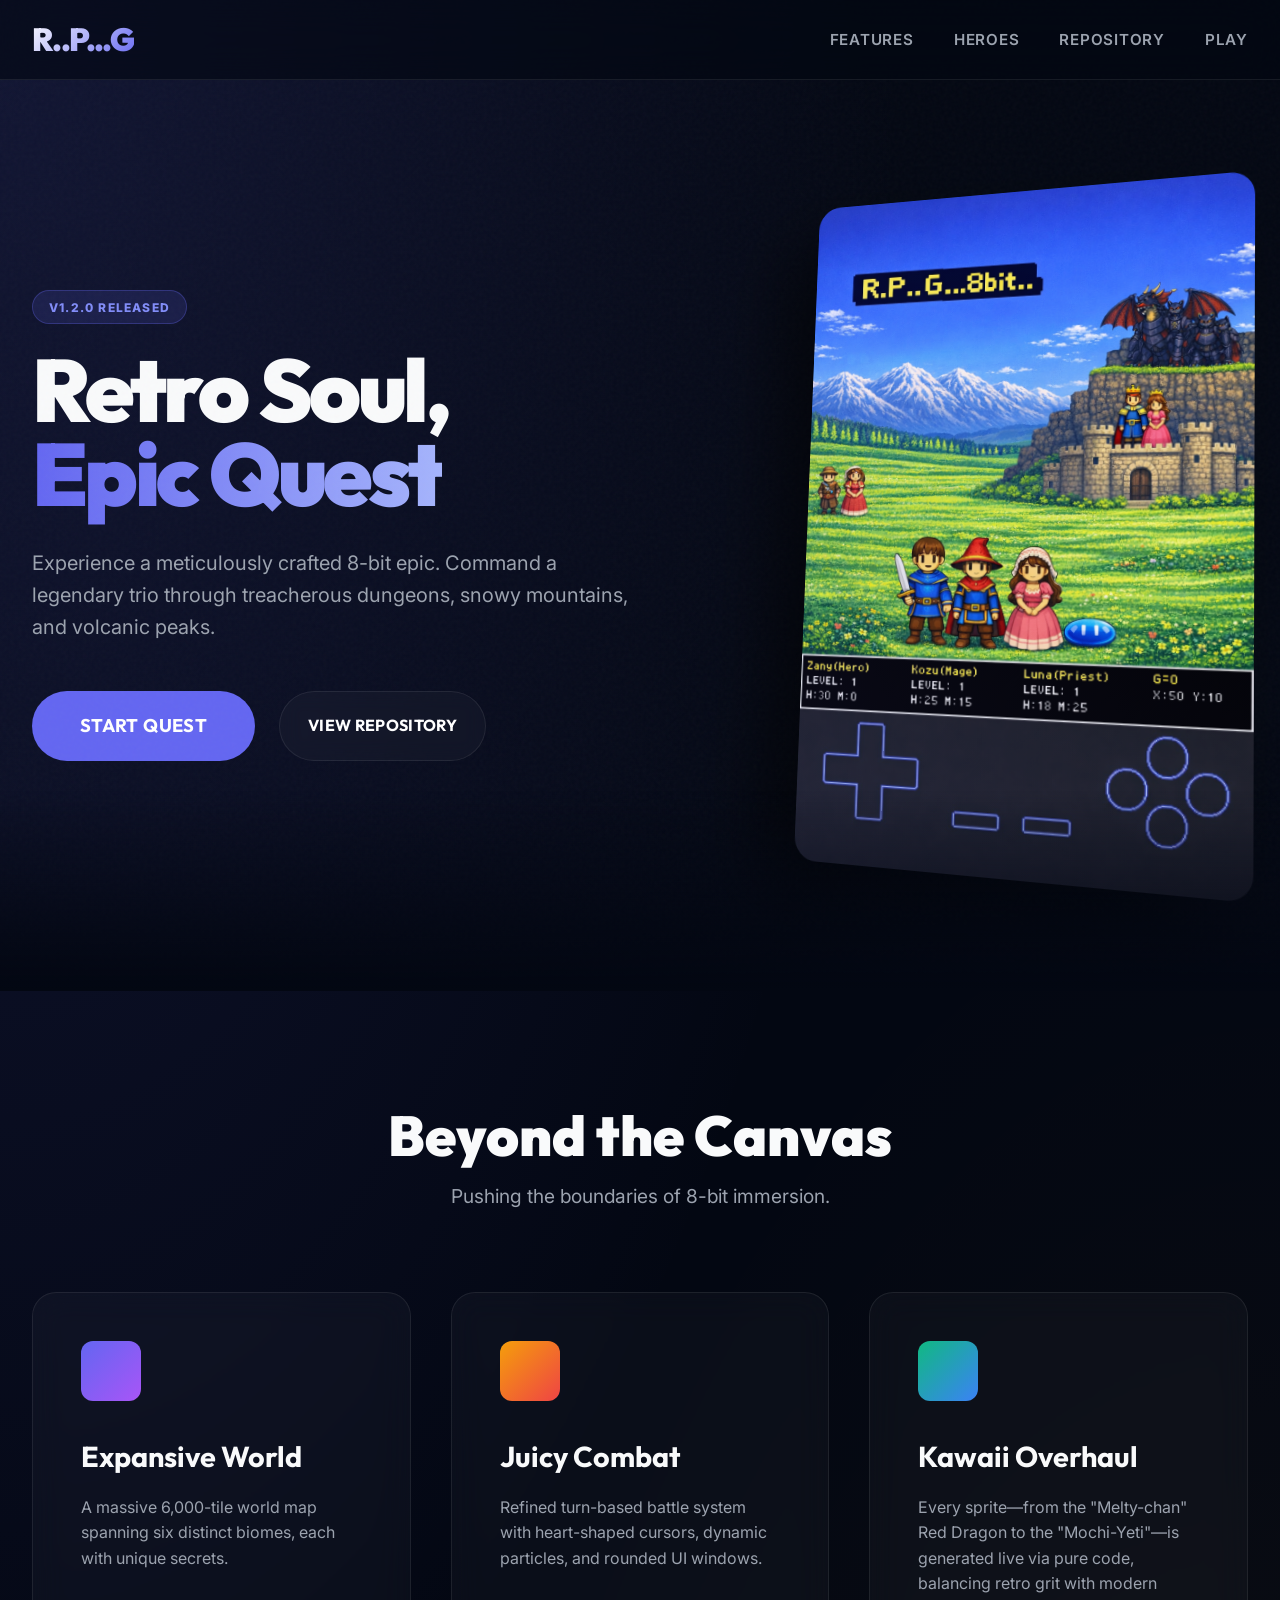
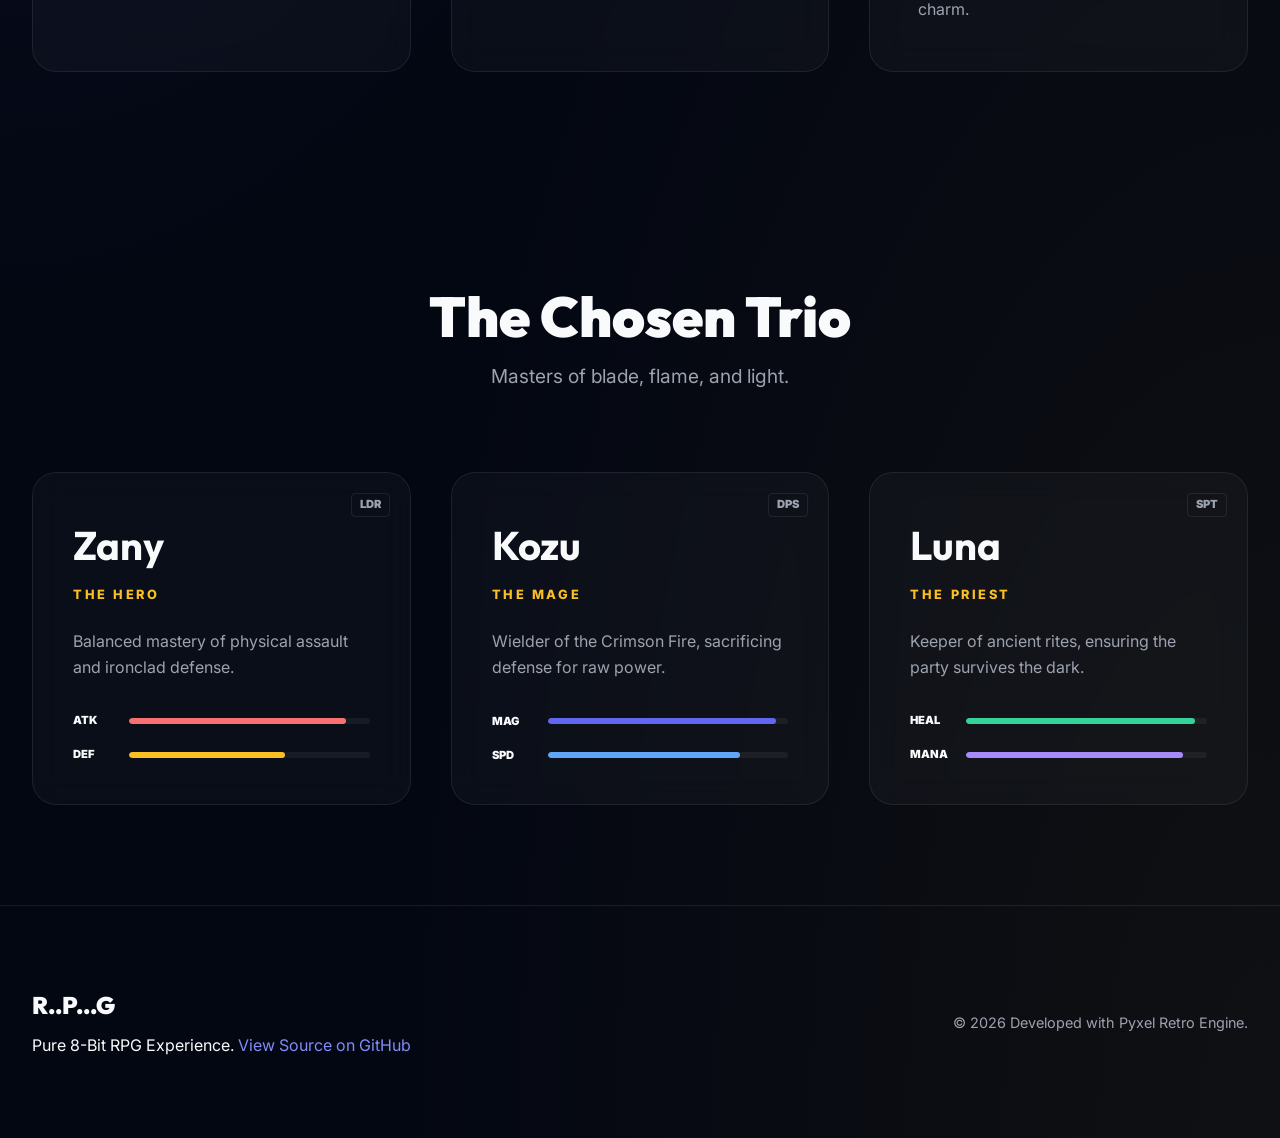
<file: docs/index.html>
<!DOCTYPE html>
<html lang="en">
<head>
    <meta charset="UTF-8">
    <meta name="viewport" content="width=device-width, initial-scale=1.0">
    <title>R..P...G | An Epic 8-Bit Expedition</title>
    <meta name="description" content="Experience a vast retro-inspired RPG with turn-based combat, magic, and deep exploration. Built with Pyxel.">
    
    <!-- Premium Typography -->
    <link rel="preconnect" href="https://fonts.googleapis.com">
    <link rel="preconnect" href="https://fonts.gstatic.com" crossorigin>
    <link href="https://fonts.googleapis.com/css2?family=Inter:wght@400;600;700;800;900&family=Outfit:wght@400;600;800;900&display=swap" rel="stylesheet">
    
    <link rel="stylesheet" href="style.css">

</head>
<body class="mesh-bg">
    <header>
        <div class="container nav-container">
            <div class="logo">R..P...G</div>
            <nav>
                <ul>
                    <li><a href="#features" class="nav-link">Features</a></li>
                    <li><a href="#characters" class="nav-link">Heroes</a></li>
                    <li><a href="https://github.com/oosawak/R..P...G/" class="nav-link" target="_blank">Repository</a></li>
                    <li><a href="P_P__G___8bit.html" class="nav-link">Play</a></li>
                </ul>
            </nav>



        </div>
    </header>

    <main>
        <!-- Hero Section -->
        <section class="hero-section">
            <div class="hero-noise"></div>
            <div class="container hero-grid">
                <div class="hero-content">
                    <span class="badge">V1.2.0 RELEASED</span>
                    <h1 class="hero-title">Retro Soul, <br><span class="accent">Epic Quest</span></h1>
                    <p class="hero-description">Experience a meticulously crafted 8-bit epic. Command a legendary trio through treacherous dungeons, snowy mountains, and volcanic peaks.</p>
                    <div class="hero-cta">
                        <a href="P_P__G___8bit.html" class="btn btn-primary btn-xl">START QUEST</a>
                        <a href="https://github.com/oosawak/R..P...G/" class="btn btn-glass" target="_blank">VIEW REPOSITORY</a>
                    </div>
                </div>
                <div class="hero-visual">
                    <div class="visual-card">
                        <img src="assets/IMG_4370.PNG" alt="R.P.G. Quest" class="floating-img">
                        <div class="visual-overlay"></div>
                    </div>
                </div>
            </div>
            <div class="hero-fade-bottom"></div>
        </section>

        <!-- Feature Grid -->
        <section id="features" class="features-section">
            <div class="container">
                <div class="section-header">
                    <h2 class="section-title">Beyond the Canvas</h2>
                    <p class="section-subtitle">Pushing the boundaries of 8-bit immersion.</p>
                </div>
                <div class="features-grid">
                    <div class="feature-card glass">
                        <div class="feature-icon ico-map"></div>
                        <h3>Expansive World</h3>
                        <p>A massive 6,000-tile world map spanning six distinct biomes, each with unique secrets.</p>
                    </div>
                    <div class="feature-card glass">
                        <div class="feature-icon ico-swords"></div>
                        <h3>Juicy Combat</h3>
                        <p>Refined turn-based battle system with heart-shaped cursors, dynamic particles, and rounded UI windows.</p>
                    </div>
                    <div class="feature-card glass">
                        <div class="feature-icon ico-star"></div>
                        <h3>Kawaii Overhaul</h3>
                        <p>Every sprite—from the "Melty-chan" Red Dragon to the "Mochi-Yeti"—is generated live via pure code, balancing retro grit with modern charm.</p>
                    </div>
                </div>
            </div>
        </section>

        <!-- Character Profiles -->
        <section id="characters" class="character-section">
            <div class="container">
                <div class="section-header">
                    <h2 class="section-title">The Chosen Trio</h2>
                    <p class="section-subtitle">Masters of blade, flame, and light.</p>
                </div>
                <div class="character-grid">
                    <div class="char-card glass" data-char="zany">
                        <div class="char-rank">LDR</div>
                        <h3 class="char-heading">Zany</h3>
                        <span class="char-tag">THE HERO</span>
                        <p>Balanced mastery of physical assault and ironclad defense.</p>
                        <div class="stat-bars">
                            <div class="stat-item"><span class="label">ATK</span><div class="bar"><div class="fill hero-atk"></div></div></div>
                            <div class="stat-item"><span class="label">DEF</span><div class="bar"><div class="fill hero-def"></div></div></div>
                        </div>
                    </div>
                    <div class="char-card glass" data-char="kozu">
                        <div class="char-rank">DPS</div>
                        <h3 class="char-heading">Kozu</h3>
                        <span class="char-tag">THE MAGE</span>
                        <p>Wielder of the Crimson Fire, sacrificing defense for raw power.</p>
                        <div class="stat-bars">
                            <div class="stat-item"><span class="label">MAG</span><div class="bar"><div class="fill mage-mag"></div></div></div>
                            <div class="stat-item"><span class="label">SPD</span><div class="bar"><div class="fill mage-spd"></div></div></div>
                        </div>
                    </div>
                    <div class="char-card glass" data-char="luna">
                        <div class="char-rank">SPT</div>
                        <h3 class="char-heading">Luna</h3>
                        <span class="char-tag">THE PRIEST</span>
                        <p>Keeper of ancient rites, ensuring the party survives the dark.</p>
                        <div class="stat-bars">
                            <div class="stat-item"><span class="label">HEAL</span><div class="bar"><div class="fill sup-heal"></div></div></div>
                            <div class="stat-item"><span class="label">MANA</span><div class="bar"><div class="fill sup-mana"></div></div></div>
                        </div>
                    </div>
                </div>
            </div>
        </section>


    </main>

    <footer>
        <div class="container footer-content">
            <div class="footer-brand">
                <div class="logo-f">R..P...G</div>
                <p>Pure 8-Bit RPG Experience. <a href="https://github.com/oosawak/R..P...G/" target="_blank" style="color: var(--primary-glow); text-decoration: none;">View Source on GitHub</a></p>
            </div>
            <div class="footer-links">
                <p>&copy; 2026 Developed with Pyxel Retro Engine.</p>
            </div>
        </div>
    </footer>


</body>
</html>
</file>
<file: docs/style.css>
:root {
    --primary: #6366f1; /* Indigo */
    --primary-glow: #818cf8;
    --secondary: #fbbf24; /* Amber/Gold */
    --bg-dark: #030712;
    --text-white: #f9fafb;
    --text-muted: #9ca3af;
    --glass-bg: rgba(255, 255, 255, 0.03);
    --glass-border: rgba(255, 255, 255, 0.08);
    --radius-lg: 24px;
    --radius-md: 16px;
    --transition: all 0.4s cubic-bezier(0.4, 0, 0.2, 1);
}

* {
    margin: 0;
    padding: 0;
    box-sizing: border-box;
}

html {
    scroll-behavior: smooth;
}

body {
    background: var(--bg-dark);
    color: var(--text-white);
    font-family: 'Inter', sans-serif;
    line-height: 1.6;
    overflow-x: hidden;
}

.mesh-bg {
    position: relative;
    background: radial-gradient(at 0% 0%, rgba(99, 102, 241, 0.15) 0px, transparent 50%),
                radial-gradient(at 100% 100%, rgba(251, 191, 36, 0.05) 0px, transparent 50%),
                var(--bg-dark);
}

.container {
    max-width: 1280px;
    margin: 0 auto;
    padding: 0 2rem;
}

/* --- Header --- */
header {
    position: fixed;
    top: 0;
    width: 100%;
    height: 80px;
    z-index: 1000;
    display: flex;
    align-items: center;
    background: rgba(3, 7, 18, 0.6);
    backdrop-filter: blur(24px);
    -webkit-backdrop-filter: blur(24px);
    border-bottom: 1px solid var(--glass-border);
}

.nav-container {
    display: flex;
    justify-content: space-between;
    align-items: center;
    width: 100%;
}

.logo {
    font-family: 'Outfit', sans-serif;
    font-size: 2rem;
    font-weight: 900;
    letter-spacing: -0.05em;
    background: linear-gradient(135deg, #fff 0%, #6366f1 100%);
    -webkit-background-clip: text;
    background-clip: text;
    -webkit-text-fill-color: transparent;
}

nav ul {
    display: flex;
    list-style: none;
    gap: 2.5rem;
}

.nav-link {
    color: var(--text-muted);
    text-decoration: none;
    font-weight: 600;
    font-size: 0.95rem;
    transition: var(--transition);
    text-transform: uppercase;
    letter-spacing: 0.05em;
}

.nav-link:hover {
    color: var(--text-white);
    text-shadow: 0 0 10px rgba(255, 255, 255, 0.3);
}

/* --- Buttons --- */
.btn {
    display: inline-flex;
    align-items: center;
    justify-content: center;
    padding: 0.75rem 1.75rem;
    border-radius: 99px;
    font-weight: 700;
    text-decoration: none;
    transition: var(--transition);
    cursor: pointer;
    border: none;
    font-family: 'Outfit', sans-serif;
    letter-spacing: 0.02em;
    touch-action: manipulation;
}

.btn-sm { padding: 0.5rem 1.25rem; font-size: 0.85rem; }
.btn-xl { padding: 1.25rem 3rem; font-size: 1.15rem; }

.btn-primary {
    background: var(--primary);
    color: white;
}

.btn-primary:hover {
    background: var(--primary-glow);
    transform: translateY(-3px) scale(1.02);
    box-shadow: 0 15px 30px rgba(99, 102, 241, 0.4);
}

.btn-glow {
    position: relative;
    overflow: hidden;
}

.btn-glow::after {
    content: '';
    position: absolute;
    top: -50%;
    left: -50%;
    width: 200%;
    height: 200%;
    background: radial-gradient(circle, rgba(255,255,255,0.2) 0%, transparent 70%);
    opacity: 0;
    transition: var(--transition);
}

.btn-glow:hover::after { opacity: 1; }

.btn-glass {
    background: var(--glass-bg);
    color: white;
    border: 1px solid var(--glass-border);
    backdrop-filter: blur(10px);
}

.btn-glass:hover {
    background: rgba(255, 255, 255, 0.1);
    border-color: var(--text-white);
}

/* --- Hero Section --- */
.hero-section {
    position: relative;
    padding-top: 180px;
    padding-bottom: 120px;
    overflow: hidden;
}

.hero-noise {
    position: absolute;
    inset: 0;
    background-image: url("data:image/svg+xml,%3Csvg viewBox='0 0 400 400' xmlns='http://www.w3.org/2000/svg'%3E%3Cfilter id='noiseFilter'%3E%3CfeTurbulence type='fractalNoise' baseFrequency='0.65' numOctaves='3' stitchTiles='stitch'/%3E%3C/filter%3E%3Crect width='100%25' height='100%25' filter='url(%23noiseFilter)'/%3E%3C/svg%3E");
    opacity: 0.03;
    pointer-events: none;
}

.hero-grid {
    display: grid;
    grid-template-columns: 1.2fr 0.8fr;
    gap: 4rem;
    align-items: center;
}

.hero-title {
    font-family: 'Outfit', sans-serif;
    font-size: clamp(3.5rem, 8vw, 5.5rem);
    font-weight: 900;
    line-height: 0.95;
    margin-bottom: 2rem;
    letter-spacing: -0.04em;
    animation: fadeInUp 1s cubic-bezier(0.2, 0.8, 0.2, 1);
}

.hero-title .accent {
    color: var(--primary);
    background: linear-gradient(to right, var(--primary), #a5b4fc);
    -webkit-background-clip: text;
    background-clip: text;
    -webkit-text-fill-color: transparent;
}

.badge {
    display: inline-block;
    padding: 0.4rem 1rem;
    background: rgba(99, 102, 241, 0.15);
    border: 1px solid rgba(99, 102, 241, 0.3);
    border-radius: 99px;
    color: var(--primary-glow);
    font-weight: 800;
    font-size: 0.75rem;
    margin-bottom: 1.5rem;
    letter-spacing: 0.1em;
}

.hero-description {
    font-size: 1.25rem;
    color: var(--text-muted);
    max-width: 600px;
    margin-bottom: 3rem;
    animation: fadeInUp 1.2s cubic-bezier(0.2, 0.8, 0.2, 1);
}

.hero-cta {
    display: flex;
    gap: 1.5rem;
    animation: fadeInUp 1.4s cubic-bezier(0.2, 0.8, 0.2, 1);
}

.visual-card {
    position: relative;
    border-radius: var(--radius-lg);
    overflow: hidden;
    transform: perspective(1000px) rotateY(-15deg) rotateX(5deg);
    box-shadow: -40px 40px 80px rgba(0, 0, 0, 0.5);
    transition: var(--transition);
}

.visual-card:hover {
    transform: perspective(1000px) rotateY(-5deg) rotateX(2deg);
}

.floating-img {
    width: 100%;
    display: block;
    animation: float 6s ease-in-out infinite;
}

.visual-overlay {
    position: absolute;
    inset: 0;
    background: linear-gradient(45deg, rgba(99, 102, 241, 0.1), transparent);
}

.hero-fade-bottom {
    position: absolute;
    bottom: 0;
    width: 100%;
    height: 200px;
    background: linear-gradient(to bottom, transparent, var(--bg-dark));
    pointer-events: none;
}

/* --- Features --- */
.features-section {
    padding: 100px 0;
}

.section-header {
    text-align: center;
    margin-bottom: 5rem;
}

.section-title {
    font-family: 'Outfit', sans-serif;
    font-size: 3.5rem;
    font-weight: 900;
}

.section-subtitle {
    color: var(--text-muted);
    font-size: 1.2rem;
}

.features-grid {
    display: grid;
    grid-template-columns: repeat(auto-fit, minmax(300px, 1fr));
    gap: 2.5rem;
}

.glass {
    background: var(--glass-bg);
    border: 1px solid var(--glass-border);
    backdrop-filter: blur(16px);
}

.feature-card {
    padding: 3rem;
    border-radius: var(--radius-lg);
    transition: var(--transition);
}

.feature-card:hover {
    background: rgba(255, 255, 255, 0.05);
    border-color: rgba(99, 102, 241, 0.4);
    transform: translateY(-10px);
}

.feature-icon {
    width: 60px;
    height: 60px;
    margin-bottom: 2rem;
    background: var(--primary);
    border-radius: 12px;
    position: relative;
}

.ico-map { background: linear-gradient(135deg, #6366f1, #a855f7); }
.ico-swords { background: linear-gradient(135deg, #f59e0b, #ef4444); }
.ico-star { background: linear-gradient(135deg, #10b981, #3b82f6); }

.feature-card h3 {
    font-family: 'Outfit', sans-serif;
    font-size: 1.8rem;
    margin-bottom: 1rem;
}

.feature-card p {
    color: var(--text-muted);
}

/* --- Characters --- */
.character-section {
    padding: 100px 0;
}

.character-grid {
    display: grid;
    grid-template-columns: repeat(auto-fit, minmax(350px, 1fr));
    gap: 2.5rem;
}

.char-card {
    padding: 2.5rem;
    border-radius: var(--radius-lg);
    position: relative;
    overflow: hidden;
}

.char-rank {
    position: absolute;
    top: 20px;
    right: 20px;
    font-size: 0.7rem;
    font-weight: 900;
    color: var(--text-muted);
    border: 1px solid var(--glass-border);
    padding: 2px 8px;
    border-radius: 4px;
}

.char-heading {
    font-family: 'Outfit', sans-serif;
    font-size: 2.5rem;
    margin-bottom: 0.5rem;
}

.char-tag {
    display: block;
    font-size: 0.8rem;
    font-weight: 800;
    color: var(--secondary);
    letter-spacing: 0.2em;
    margin-bottom: 1.5rem;
}

.char-card p {
    color: var(--text-muted);
    margin-bottom: 2rem;
}

.stat-bars {
    display: flex;
    flex-direction: column;
    gap: 1rem;
}

.stat-item {
    display: flex;
    align-items: center;
    gap: 1rem;
}

.stat-item .label {
    width: 40px;
    font-size: 0.7rem;
    font-weight: 900;
}

.bar {
    flex: 1;
    height: 6px;
    background: rgba(255, 255, 255, 0.05);
    border-radius: 3px;
    overflow: hidden;
}

.fill { height: 100%; border-radius: 3px; }
.hero-atk { width: 90%; background: #f87171; }
.hero-def { width: 65%; background: #fbbf24; }
.mage-mag { width: 95%; background: #6366f1; }
.mage-spd { width: 80%; background: #60a5fa; }
.sup-heal { width: 95%; background: #34d399; }
.sup-mana { width: 90%; background: #a78bfa; }

/* --- Console Section --- */
.launch-section {
    padding: 150px 0;
    position: relative;
}

.launch-glow {
    position: absolute;
    top: 50%;
    left: 50%;
    transform: translate(-50%, -50%);
    width: 600px;
    height: 600px;
    background: radial-gradient(circle, rgba(99, 102, 241, 0.15) 0%, transparent 70%);
    pointer-events: none;
}

.console-wrapper {
    max-width: 900px;
    margin: 0 auto;
    border-radius: var(--radius-lg);
    border: 1px solid rgba(255, 255, 255, 0.15);
    overflow: hidden;
    background: #000;
}

.console-header {
    background: #111;
    padding: 1rem 1.5rem;
    display: flex;
    align-items: center;
    border-bottom: 1px solid #222;
}

.console-controls {
    display: flex;
    gap: 0.5rem;
}

.dot { width: 12px; height: 12px; border-radius: 50%; }
.red { background: #ef4444; }
.yellow { background: #f59e0b; }
.green { background: #10b981; }

.console-title {
    margin-left: 2rem;
    font-size: 0.75rem;
    font-weight: 800;
    color: #444;
    letter-spacing: 0.15em;
}

.console-body {
    min-height: 512px;
    display: flex;
    align-items: center;
    justify-content: center;
    background: linear-gradient(180deg, #0a0a0a 0%, #000 100%);
}

.launch-placeholder {
    text-align: center;
}

.status-box {
    display: inline-block;
    padding: 0.5rem 1.5rem;
    border: 1px solid #10b981;
    color: #10b981;
    font-size: 0.8rem;
    font-weight: 900;
    margin-bottom: 2.5rem;
    letter-spacing: 0.2em;
    box-shadow: 0 0 20px rgba(16, 185, 129, 0.2);
}

.hint {
    margin-top: 1.5rem;
    font-size: 0.85rem;
    color: #333;
}

/* --- Footer --- */
footer {
    padding: 80px 0;
    border-top: 1px solid var(--glass-border);
}

.footer-content {
    display: flex;
    justify-content: space-between;
    align-items: center;
}

.logo-f {
    font-family: 'Outfit', sans-serif;
    font-size: 1.5rem;
    font-weight: 900;
    margin-bottom: 0.5rem;
}

.footer-links p {
    color: var(--text-muted);
    font-size: 0.9rem;
}

/* --- Animations --- */
@keyframes fadeInUp {
    from { opacity: 0; transform: translateY(40px); }
    to { opacity: 1; transform: translateY(0); }
}

@keyframes float {
    0%, 100% { transform: translateY(0); }
    50% { transform: translateY(-20px); }
}

@media (max-width: 900px) {
    .hero-section::before {
        content: '';
        position: absolute;
        inset: 0;
        background: url('assets/bg.png') center/cover no-repeat;
        opacity: 0.15;
        z-index: -1;
    }
    .hero-grid { grid-template-columns: 1fr; text-align: center; }
    .hero-cta { justify-content: center; }
    .hero-description { margin-inline: auto; }
    .hero-visual { display: none; }
    .footer-content { flex-direction: column; gap: 2rem; text-align: center; }

    /* Header Mobile Adjustments */
    header {
        height: auto;
        padding: 1rem 0;
    }

    .nav-container {
        flex-direction: column;
        gap: 1.5rem;
    }

    nav ul {
        flex-wrap: wrap;
        justify-content: center;
        gap: 1rem;
    }

    .nav-link {
        font-size: 0.8rem;
    }
}
</file>
